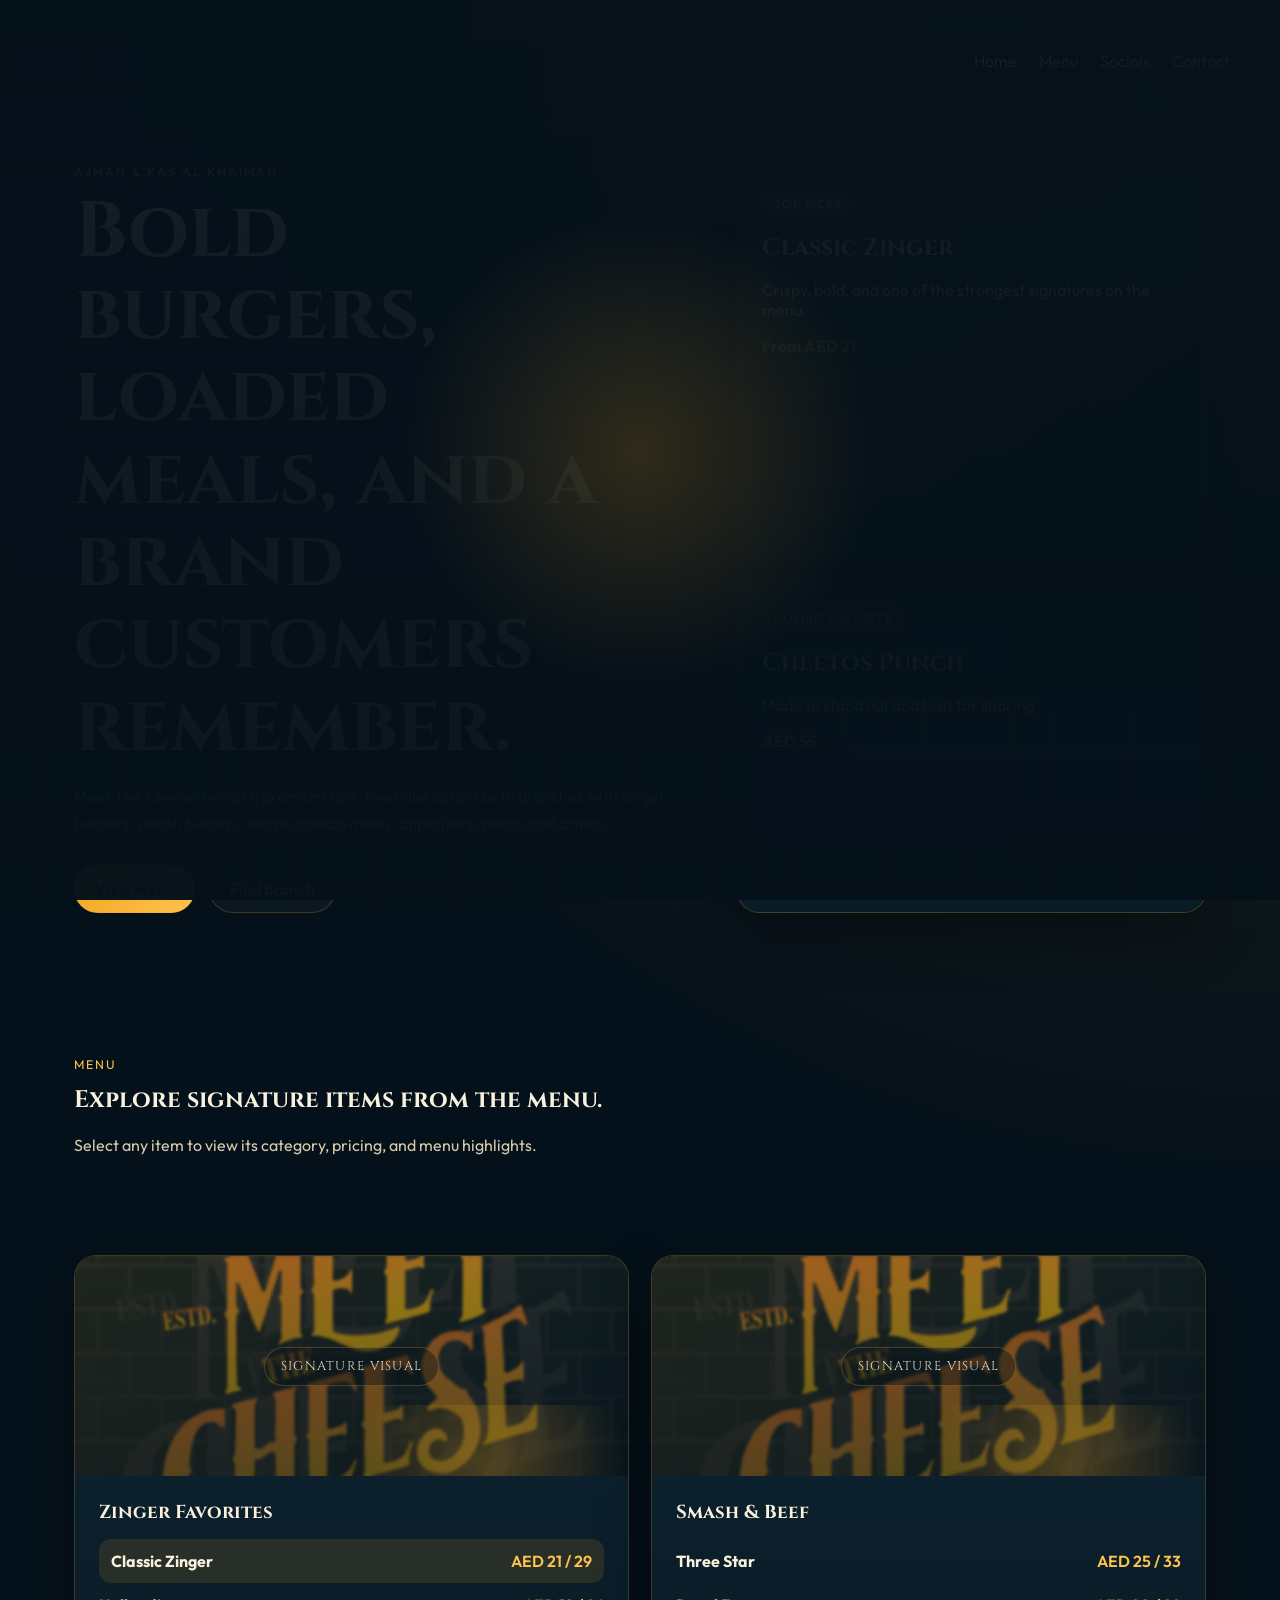
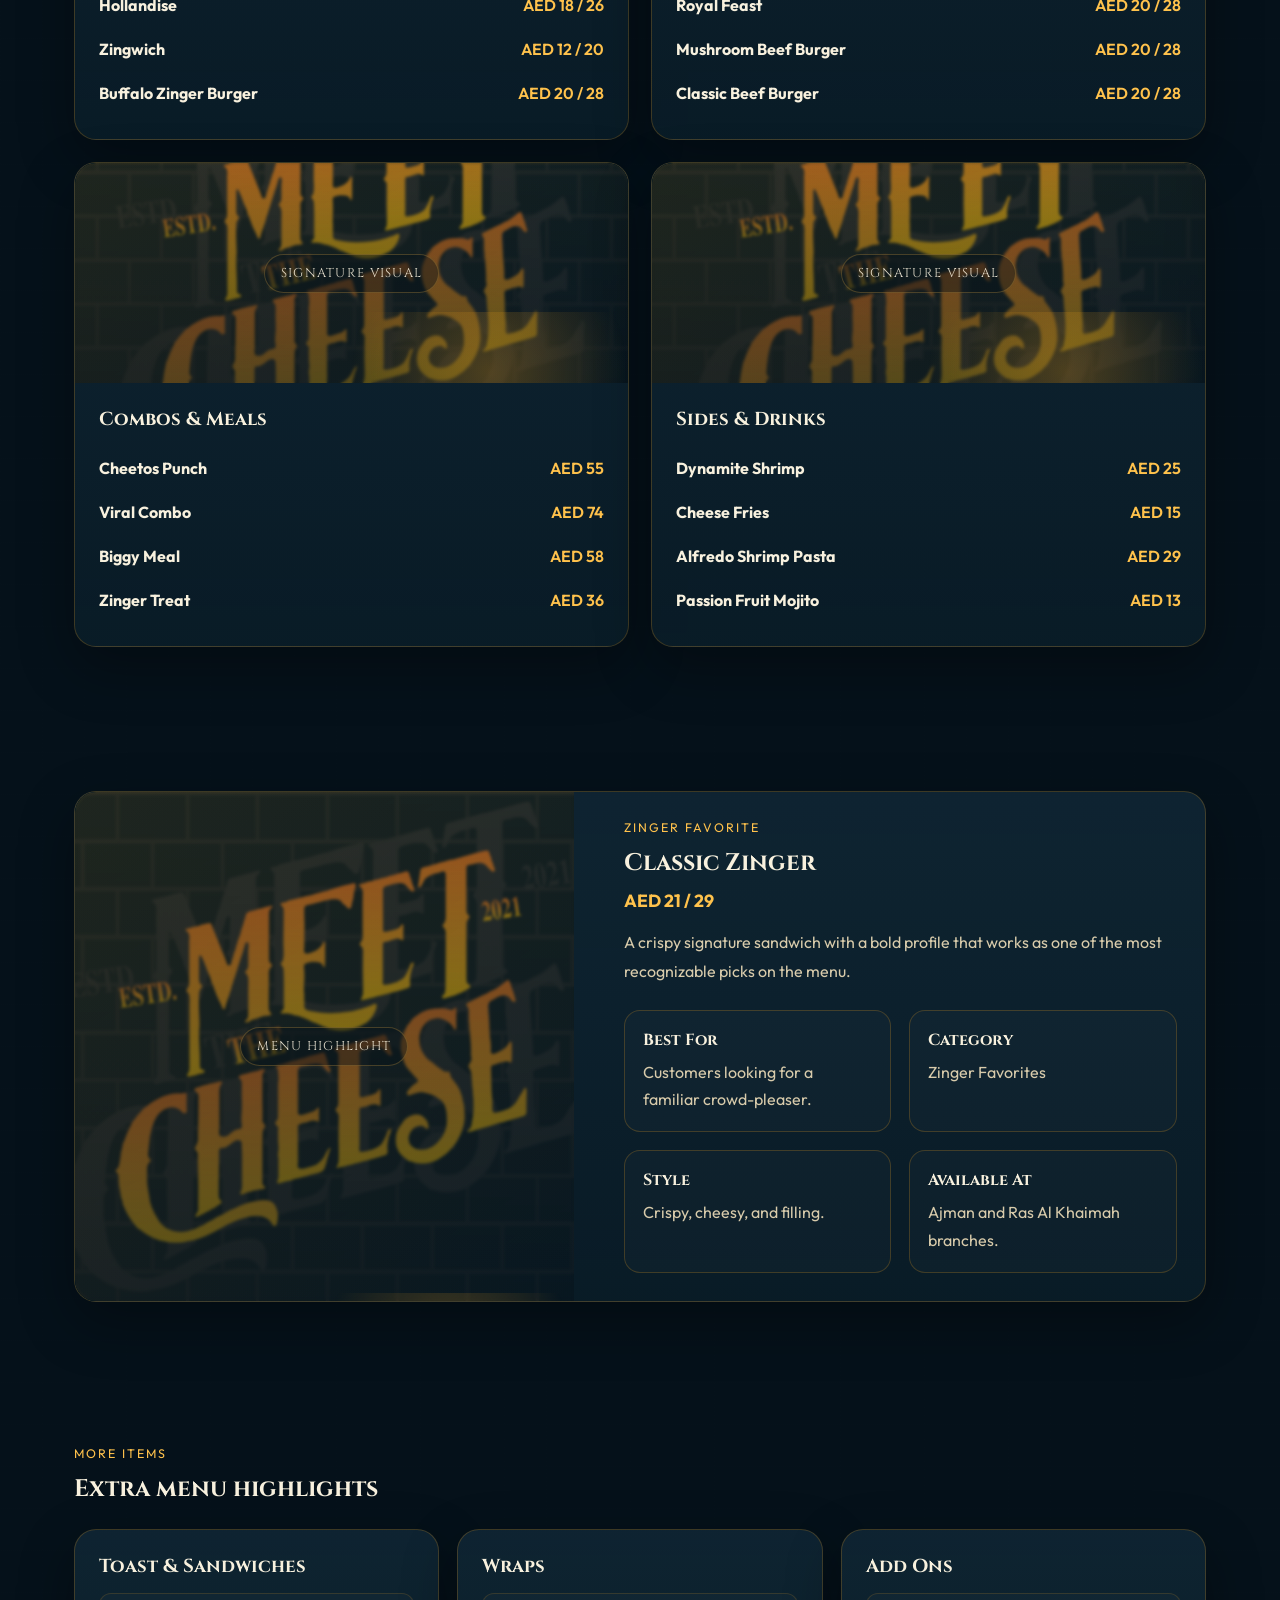
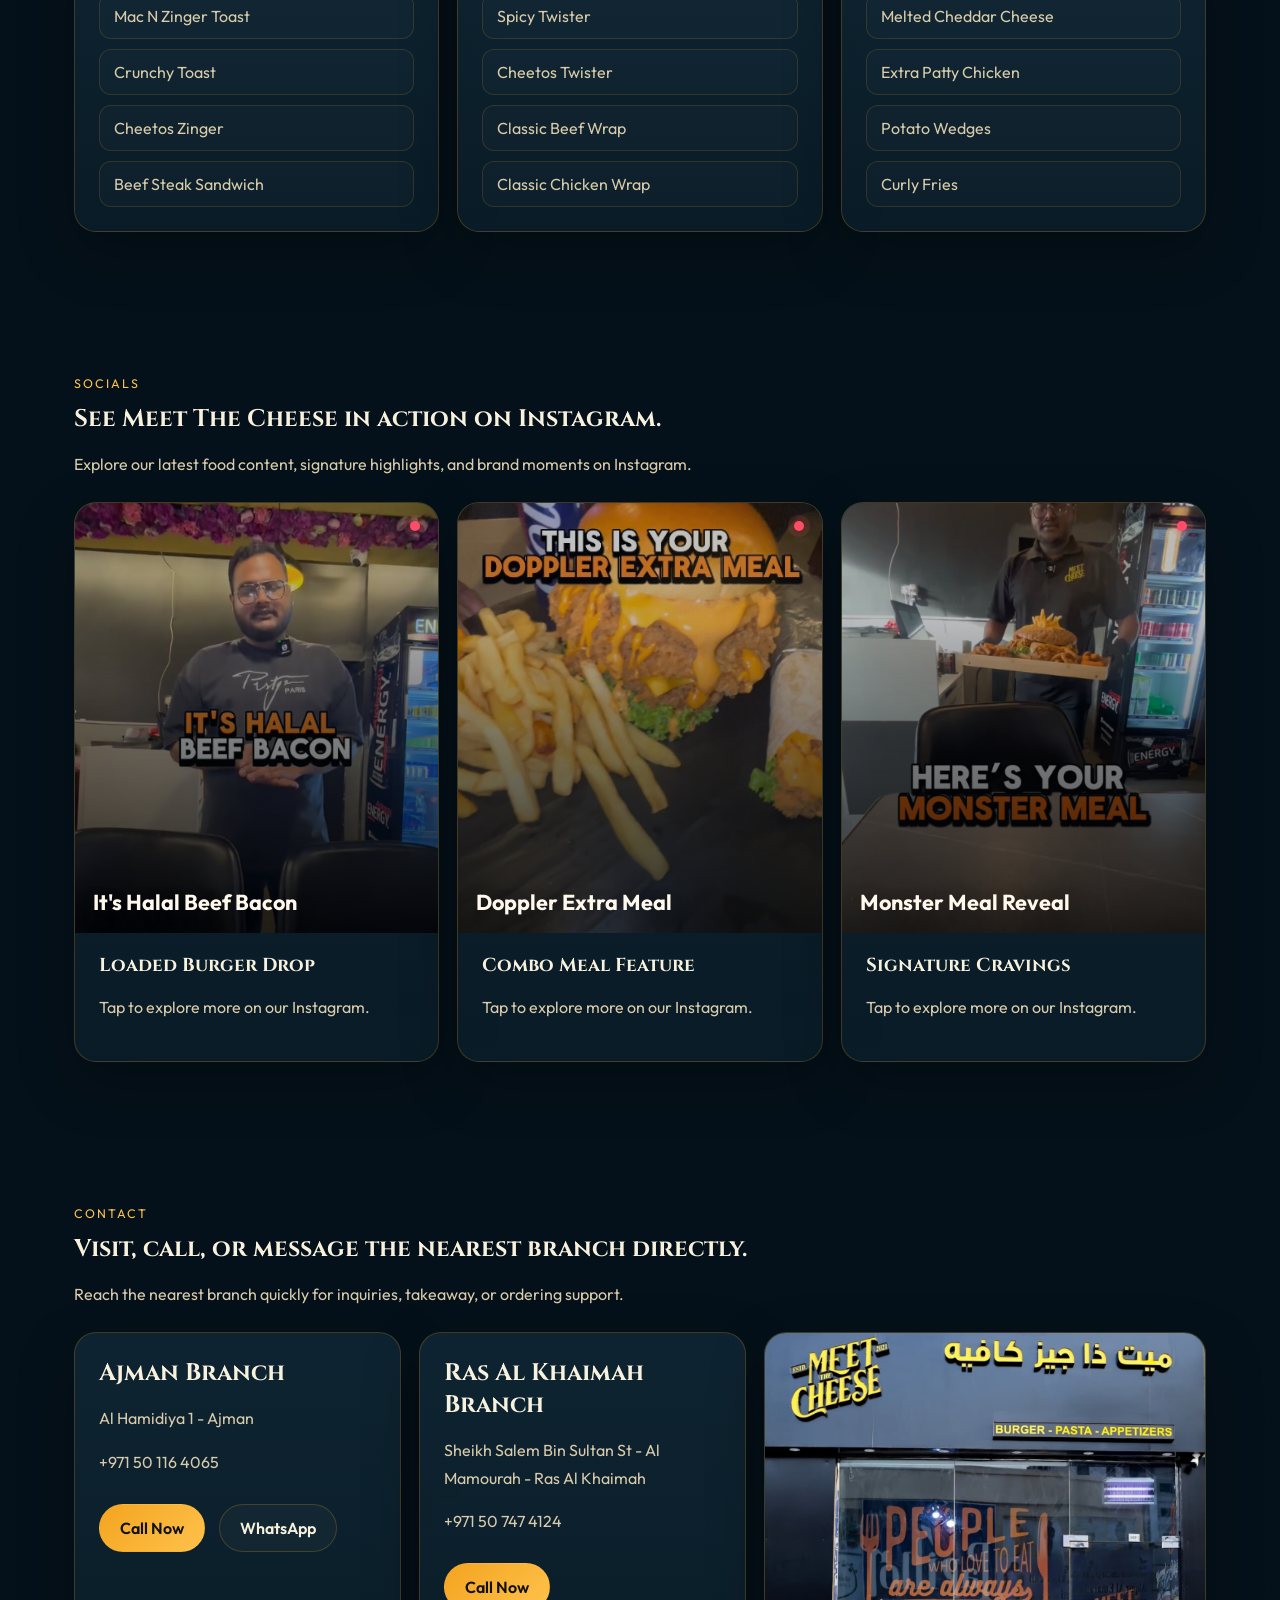
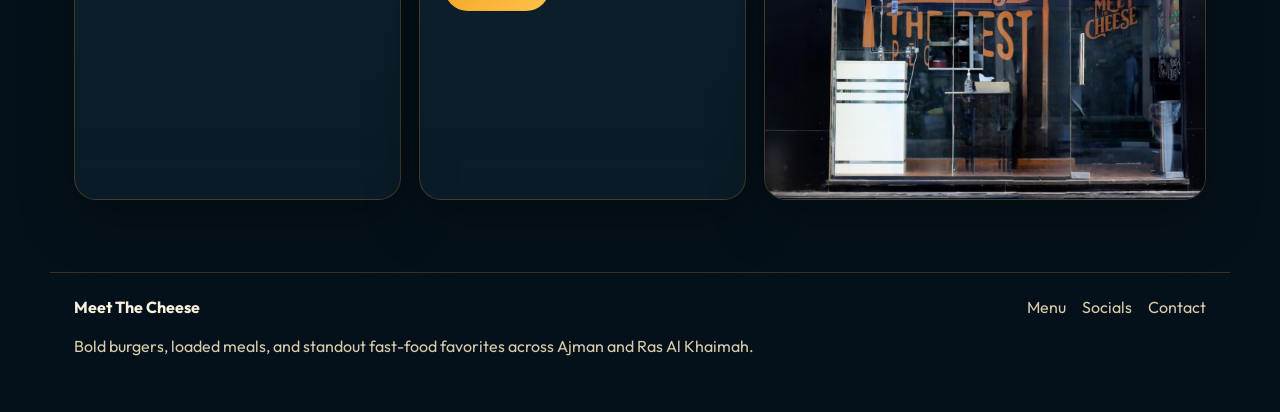
<file: index.html>
<!DOCTYPE html>
<html lang="en">
<head>
    <meta charset="UTF-8">
    <meta name="viewport" content="width=device-width, initial-scale=1.0">
    <title>Meet The Cheese</title>
    <meta name="description" content="Meet The Cheese serves burgers, wraps, combo meals, fries, pasta, and drinks with bold flavor across Ajman and Ras Al Khaimah.">
    <link rel="preconnect" href="https://fonts.googleapis.com">
    <link rel="preconnect" href="https://fonts.gstatic.com" crossorigin>
    <link href="https://fonts.googleapis.com/css2?family=Cinzel:wght@500;600;700&family=Outfit:wght@300;400;500;600;700&display=swap" rel="stylesheet">
    <link rel="stylesheet" href="styles.css">
</head>
<body class="has-intro">
    <div class="intro-overlay" id="intro-overlay" aria-hidden="true">
        <div class="intro-logo-wrap">
            <img src="Images/Logo.png" alt="Meet The Cheese logo animation" class="intro-logo">
            <div class="intro-glow"></div>
        </div>
    </div>

    <header class="site-header" id="home">
        <nav class="navbar">
            <a class="brand" href="#home" aria-label="Meet The Cheese home">
                <span class="brand-logo-image-wrap">
                    <img src="Images/Logo.png" alt="Meet The Cheese" class="brand-logo-image" id="nav-logo">
                </span>
            </a>

            <button class="menu-toggle" type="button" aria-label="Toggle navigation" aria-expanded="false">
                <span></span>
                <span></span>
                <span></span>
            </button>

            <div class="nav-links">
                <a class="active" href="#home">Home</a>
                <a href="#menu">Menu</a>
                <a href="#socials">Socials</a>
                <a href="#contact">Contact</a>
            </div>
        </nav>
    </header>

    <main>
        <section class="hero-section page-shell">
            <div class="hero-copy-block">
                <p class="eyebrow">Ajman & Ras Al Khaimah</p>
                <h1>Bold burgers, loaded meals, and a brand customers remember.</h1>
                <p class="lead-text">
                    Meet The Cheese brings a premium fast-food vibe across both branches with zinger burgers, smash burgers, wraps,
                    combo meals, appetizers, pasta, and drinks.
                </p>
                <div class="hero-actions">
                    <a class="btn btn-primary" href="#menu">View Menu</a>
                    <a class="btn btn-secondary" href="#contact">Find Branch</a>
                </div>
            </div>
            <div class="hero-spotlight">
                <article class="spotlight-card featured">
                    <span class="chip">Top Picks</span>
                    <h2>Classic Zinger</h2>
                    <p>Crispy, bold, and one of the strongest signatures on the menu.</p>
                    <strong>From AED 21</strong>
                </article>
                <article class="spotlight-card">
                    <span class="chip">Combo Favorite</span>
                    <h2>Cheetos Punch</h2>
                    <p>Made to stand out and built for sharing.</p>
                    <strong>AED 55</strong>
                </article>
            </div>
        </section>

        <section class="content-section page-shell" id="menu">
            <div class="section-heading">
                <p class="eyebrow">Menu</p>
                <h2>Explore signature items from the menu.</h2>
                <p class="lead-text short">Select any item to view its category, pricing, and menu highlights.</p>
            </div>

            <div class="menu-grid-visual">
                <article class="menu-visual-card visual-zinger">
                    <div class="image-slot"><span>Signature visual</span></div>
                    <div class="menu-card-body">
                        <h3>Zinger Favorites</h3>
                        <button class="menu-row menu-trigger active" type="button" data-item="classic-zinger"><strong>Classic Zinger</strong><span>AED 21 / 29</span></button>
                        <button class="menu-row menu-trigger" type="button" data-item="hollandise"><strong>Hollandise</strong><span>AED 18 / 26</span></button>
                        <button class="menu-row menu-trigger" type="button" data-item="zingwich"><strong>Zingwich</strong><span>AED 12 / 20</span></button>
                        <button class="menu-row menu-trigger" type="button" data-item="buffalo-zinger-burger"><strong>Buffalo Zinger Burger</strong><span>AED 20 / 28</span></button>
                    </div>
                </article>

                <article class="menu-visual-card visual-beef">
                    <div class="image-slot"><span>Signature visual</span></div>
                    <div class="menu-card-body">
                        <h3>Smash & Beef</h3>
                        <button class="menu-row menu-trigger" type="button" data-item="three-star"><strong>Three Star</strong><span>AED 25 / 33</span></button>
                        <button class="menu-row menu-trigger" type="button" data-item="royal-feast"><strong>Royal Feast</strong><span>AED 20 / 28</span></button>
                        <button class="menu-row menu-trigger" type="button" data-item="mushroom-beef-burger"><strong>Mushroom Beef Burger</strong><span>AED 20 / 28</span></button>
                        <button class="menu-row menu-trigger" type="button" data-item="classic-beef-burger"><strong>Classic Beef Burger</strong><span>AED 20 / 28</span></button>
                    </div>
                </article>

                <article class="menu-visual-card visual-combo">
                    <div class="image-slot"><span>Signature visual</span></div>
                    <div class="menu-card-body">
                        <h3>Combos & Meals</h3>
                        <button class="menu-row menu-trigger" type="button" data-item="cheetos-punch"><strong>Cheetos Punch</strong><span>AED 55</span></button>
                        <button class="menu-row menu-trigger" type="button" data-item="viral-combo"><strong>Viral Combo</strong><span>AED 74</span></button>
                        <button class="menu-row menu-trigger" type="button" data-item="biggy-meal"><strong>Biggy Meal</strong><span>AED 58</span></button>
                        <button class="menu-row menu-trigger" type="button" data-item="zinger-treat"><strong>Zinger Treat</strong><span>AED 36</span></button>
                    </div>
                </article>

                <article class="menu-visual-card visual-sides">
                    <div class="image-slot"><span>Signature visual</span></div>
                    <div class="menu-card-body">
                        <h3>Sides & Drinks</h3>
                        <button class="menu-row menu-trigger" type="button" data-item="dynamite-shrimp"><strong>Dynamite Shrimp</strong><span>AED 25</span></button>
                        <button class="menu-row menu-trigger" type="button" data-item="cheese-fries"><strong>Cheese Fries</strong><span>AED 15</span></button>
                        <button class="menu-row menu-trigger" type="button" data-item="alfredo-shrimp-pasta"><strong>Alfredo Shrimp Pasta</strong><span>AED 29</span></button>
                        <button class="menu-row menu-trigger" type="button" data-item="passion-fruit-mojito"><strong>Passion Fruit Mojito</strong><span>AED 13</span></button>
                    </div>
                </article>
            </div>
        </section>

        <section class="item-detail-section" id="item-detail-section">
            <div class="item-detail-panel">
                <div class="item-detail-visual">
                    <div class="image-slot image-slot-large"><span>Menu highlight</span></div>
                </div>
                <div class="item-detail-copy">
                    <p class="eyebrow" id="detail-category">Zinger Favorite</p>
                    <h2 id="detail-name">Classic Zinger</h2>
                    <p class="detail-price" id="detail-price">AED 21 / 29</p>
                    <p class="detail-description" id="detail-description">A crispy signature sandwich with a bold profile that works as one of the most recognizable picks on the menu.</p>
                    <div class="detail-meta-grid">
                        <article>
                            <h3>Best For</h3>
                            <p id="detail-best-for">Customers looking for a familiar crowd-pleaser.</p>
                        </article>
                        <article>
                            <h3>Category</h3>
                            <p id="detail-group">Zinger Favorites</p>
                        </article>
                        <article>
                            <h3>Style</h3>
                            <p id="detail-style">Crispy, cheesy, and filling.</p>
                        </article>
                        <article>
                            <h3>Available At</h3>
                            <p>Ajman and Ras Al Khaimah branches.</p>
                        </article>
                    </div>
                </div>
            </div>
        </section>

        <section class="content-section page-shell">
            <div class="section-heading">
                <p class="eyebrow">More Items</p>
                <h2>Extra menu highlights</h2>
            </div>
            <div class="feature-grid more-items-grid">
                <article class="info-card interactive-card">
                    <h3>Toast & Sandwiches</h3>
                    <div class="more-item-list">
                        <button class="menu-link-trigger" type="button" data-item="mac-n-zinger-toast">Mac N Zinger Toast</button>
                        <button class="menu-link-trigger" type="button" data-item="crunchy-toast">Crunchy Toast</button>
                        <button class="menu-link-trigger" type="button" data-item="cheetos-zinger">Cheetos Zinger</button>
                        <button class="menu-link-trigger" type="button" data-item="beef-steak-sandwich">Beef Steak Sandwich</button>
                    </div>
                </article>
                <article class="info-card interactive-card">
                    <h3>Wraps</h3>
                    <div class="more-item-list">
                        <button class="menu-link-trigger" type="button" data-item="spicy-twister">Spicy Twister</button>
                        <button class="menu-link-trigger" type="button" data-item="cheetos-twister">Cheetos Twister</button>
                        <button class="menu-link-trigger" type="button" data-item="classic-beef-wrap">Classic Beef Wrap</button>
                        <button class="menu-link-trigger" type="button" data-item="classic-chicken-wrap">Classic Chicken Wrap</button>
                    </div>
                </article>
                <article class="info-card interactive-card">
                    <h3>Add Ons</h3>
                    <div class="more-item-list">
                        <button class="menu-link-trigger" type="button" data-item="melted-cheddar-cheese">Melted Cheddar Cheese</button>
                        <button class="menu-link-trigger" type="button" data-item="extra-patty-chicken">Extra Patty Chicken</button>
                        <button class="menu-link-trigger" type="button" data-item="potato-wedges">Potato Wedges</button>
                        <button class="menu-link-trigger" type="button" data-item="curly-fries">Curly Fries</button>
                    </div>
                </article>
            </div>
        </section>

        <section class="content-section page-shell" id="socials">
            <div class="section-heading">
                <p class="eyebrow">Socials</p>
                <h2>See Meet The Cheese in action on Instagram.</h2>
                <p class="lead-text short">Explore our latest food content, signature highlights, and brand moments on Instagram.</p>
            </div>
            <div class="feature-grid reel-grid">
                <a class="info-card reel-card" href="https://www.instagram.com/meetthecheese/" target="_blank" rel="noopener" aria-label="Open Meet The Cheese Instagram highlight 1">
                    <div class="reel-thumb reel-one">
                        <div class="reel-overlay-meta">
                            <strong>It&apos;s Halal Beef Bacon</strong>
                        </div>
                    </div>
                    <h3>Loaded Burger Drop</h3>
                    <p>Tap to explore more on our Instagram.</p>
                </a>
                <a class="info-card reel-card" href="https://www.instagram.com/meetthecheese/" target="_blank" rel="noopener" aria-label="Open Meet The Cheese Instagram highlight 2">
                    <div class="reel-thumb reel-two">
                        <div class="reel-overlay-meta">
                            <strong>Doppler Extra Meal</strong>
                        </div>
                    </div>
                    <h3>Combo Meal Feature</h3>
                    <p>Tap to explore more on our Instagram.</p>
                </a>
                <a class="info-card reel-card" href="https://www.instagram.com/meetthecheese/" target="_blank" rel="noopener" aria-label="Open Meet The Cheese Instagram highlight 3">
                    <div class="reel-thumb reel-three">
                        <div class="reel-overlay-meta">
                            <strong>Monster Meal Reveal</strong>
                        </div>
                    </div>
                    <h3>Signature Cravings</h3>
                    <p>Tap to explore more on our Instagram.</p>
                </a>
            </div>
        </section>

        <section class="content-section page-shell" id="contact">
            <div class="section-heading">
                <p class="eyebrow">Contact</p>
                <h2>Visit, call, or message the nearest branch directly.</h2>
                <p class="lead-text short">Reach the nearest branch quickly for inquiries, takeaway, or ordering support.</p>
            </div>
            <div class="feature-grid contact-grid-cards">
                <article class="info-card large-card">
                    <h2>Ajman Branch</h2>
                    <p>Al Hamidiya 1 - Ajman</p>
                    <p><a href="tel:+971501164065">+971 50 116 4065</a></p>
                    <div class="hero-actions">
                        <a class="btn btn-primary" href="tel:+971501164065">Call Now</a>
                        <a class="btn btn-secondary" href="https://wa.me/971501164065" target="_blank" rel="noopener">WhatsApp</a>
                    </div>
                </article>
                <article class="info-card large-card">
                    <h2>Ras Al Khaimah Branch</h2>
                    <p>Sheikh Salem Bin Sultan St - Al Mamourah - Ras Al Khaimah</p>
                    <p><a href="tel:+971507474124">+971 50 747 4124</a></p>
                    <div class="hero-actions">
                        <a class="btn btn-primary" href="tel:+971507474124">Call Now</a>
                    </div>
                </article>
                <article class="info-card large-card location-card">
                    <img src="Images/LOCATION.png" alt="Meet The Cheese branch location details" class="location-image">
                </article>
            </div>
        </section>
    </main>

    <footer class="site-footer page-shell">
        <div>
            <strong>Meet The Cheese</strong>
            <p>Bold burgers, loaded meals, and standout fast-food favorites across Ajman and Ras Al Khaimah.</p>
        </div>
        <div class="footer-links">
            <a href="#menu">Menu</a>
            <a href="#socials">Socials</a>
            <a href="#contact">Contact</a>
        </div>
    </footer>

    <script src="script.js"></script>
</body>
</html>
</file>
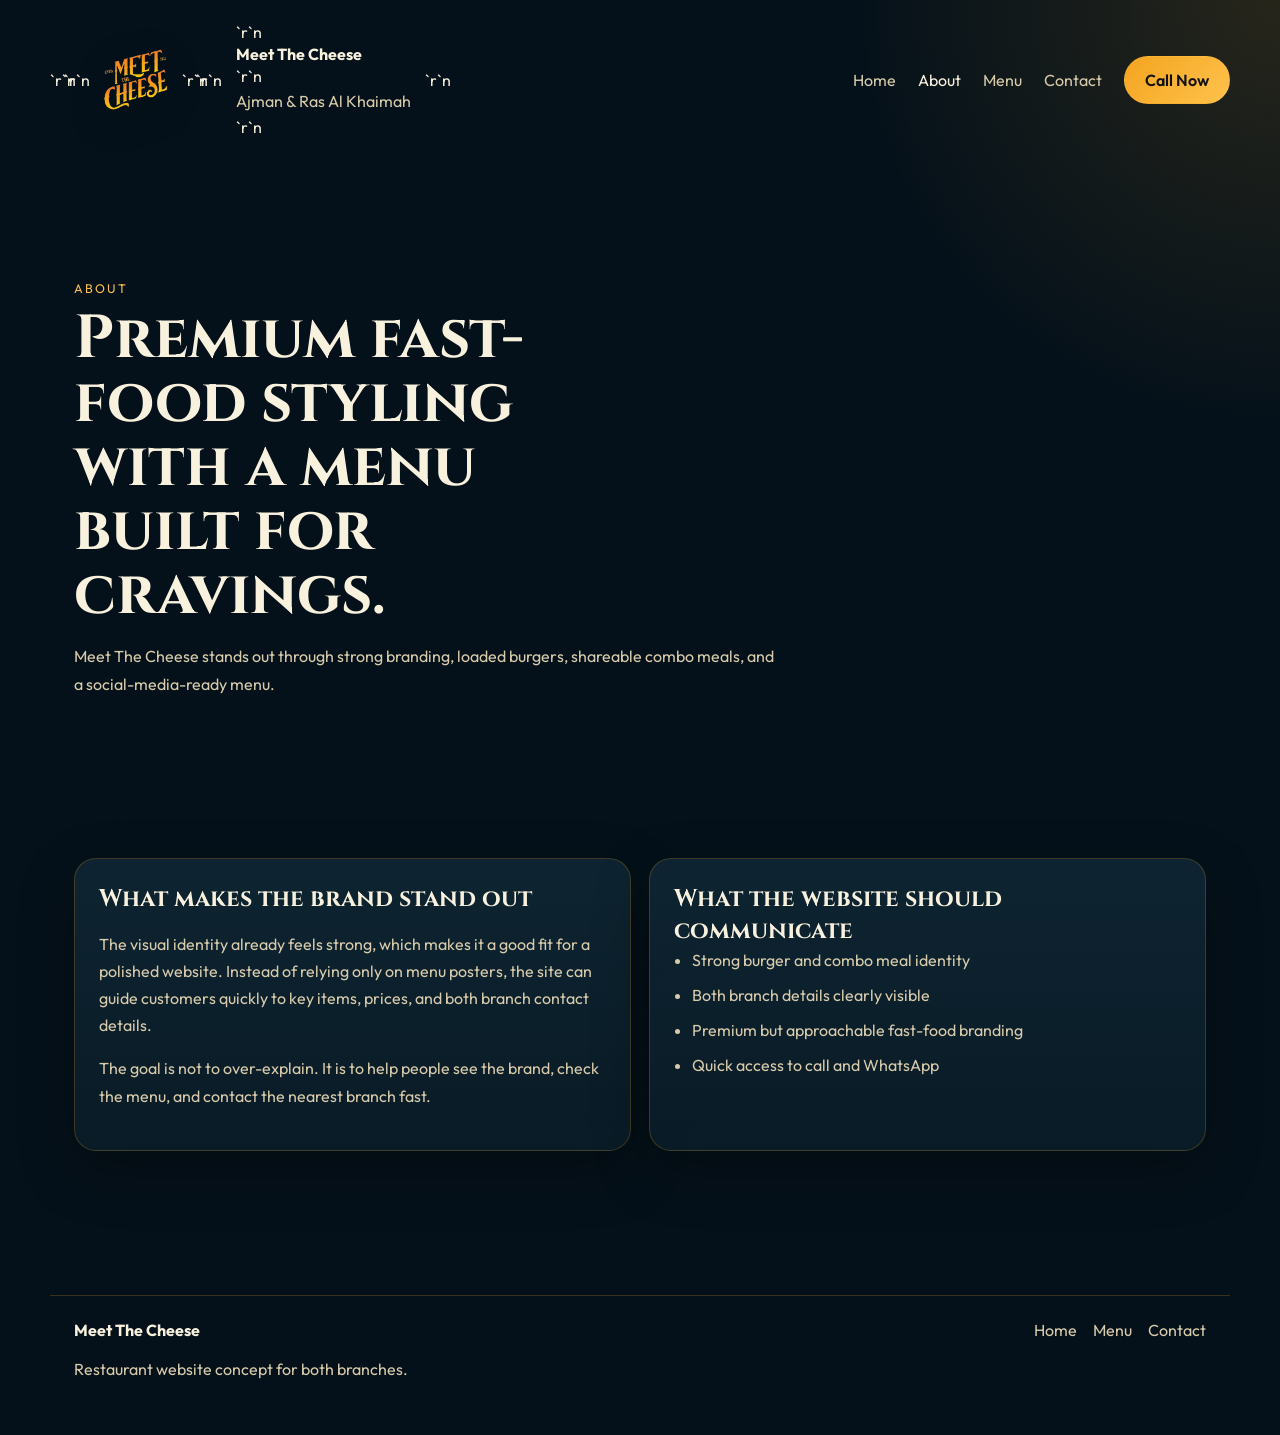
<file: about.html>
<!DOCTYPE html>
<html lang="en">
<head>
    <meta charset="UTF-8">
    <meta name="viewport" content="width=device-width, initial-scale=1.0">
    <title>Meet The Cheese | About</title>
    <meta name="description" content="About Meet The Cheese and its premium fast-food concept across both branches.">
    <link rel="preconnect" href="https://fonts.googleapis.com">
    <link rel="preconnect" href="https://fonts.gstatic.com" crossorigin>
    <link href="https://fonts.googleapis.com/css2?family=Cinzel:wght@500;600;700&family=Outfit:wght@300;400;500;600;700&display=swap" rel="stylesheet">
    <link rel="stylesheet" href="styles.css">
</head>
<body>
    <header class="site-header">
        <nav class="navbar">
            <a class="brand" href="index.html" aria-label="Meet The Cheese home">`r`n                <span class="brand-logo-image-wrap">`r`n                    <img src="Images/Logo.png" alt="Meet The Cheese" class="brand-logo-image">`r`n                </span>`r`n                <span class="brand-copy">`r`n                    <strong>Meet The Cheese</strong>`r`n                    <span>Ajman & Ras Al Khaimah</span>`r`n                </span>`r`n            </a>
            <button class="menu-toggle" type="button" aria-label="Toggle navigation" aria-expanded="false">
                <span></span>
                <span></span>
                <span></span>
            </button>
            <div class="nav-links">
                <a href="index.html">Home</a>
                <a class="active" href="about.html">About</a>
                <a href="menu.html">Menu</a>
                <a href="contact.html">Contact</a>
                <a class="btn btn-small" href="tel:+971501164065">Call Now</a>
            </div>
        </nav>
    </header>

    <main class="page-shell page-main">
        <section class="page-hero compact">
            <p class="eyebrow">About</p>
            <h1>Premium fast-food styling with a menu built for cravings.</h1>
            <p class="lead-text short">Meet The Cheese stands out through strong branding, loaded burgers, shareable combo meals, and a social-media-ready menu.</p>
        </section>

        <section class="two-column-grid">
            <article class="info-card large-card">
                <h2>What makes the brand stand out</h2>
                <p>The visual identity already feels strong, which makes it a good fit for a polished website. Instead of relying only on menu posters, the site can guide customers quickly to key items, prices, and both branch contact details.</p>
                <p>The goal is not to over-explain. It is to help people see the brand, check the menu, and contact the nearest branch fast.</p>
            </article>
            <article class="info-card large-card">
                <h2>What the website should communicate</h2>
                <ul class="clean-list">
                    <li>Strong burger and combo meal identity</li>
                    <li>Both branch details clearly visible</li>
                    <li>Premium but approachable fast-food branding</li>
                    <li>Quick access to call and WhatsApp</li>
                </ul>
            </article>
        </section>
    </main>

    <footer class="site-footer page-shell">
        <div>
            <strong>Meet The Cheese</strong>
            <p>Restaurant website concept for both branches.</p>
        </div>
        <div class="footer-links">
            <a href="index.html">Home</a>
            <a href="menu.html">Menu</a>
            <a href="contact.html">Contact</a>
        </div>
    </footer>

    <script src="script.js"></script>
</body>
</html>
</file>
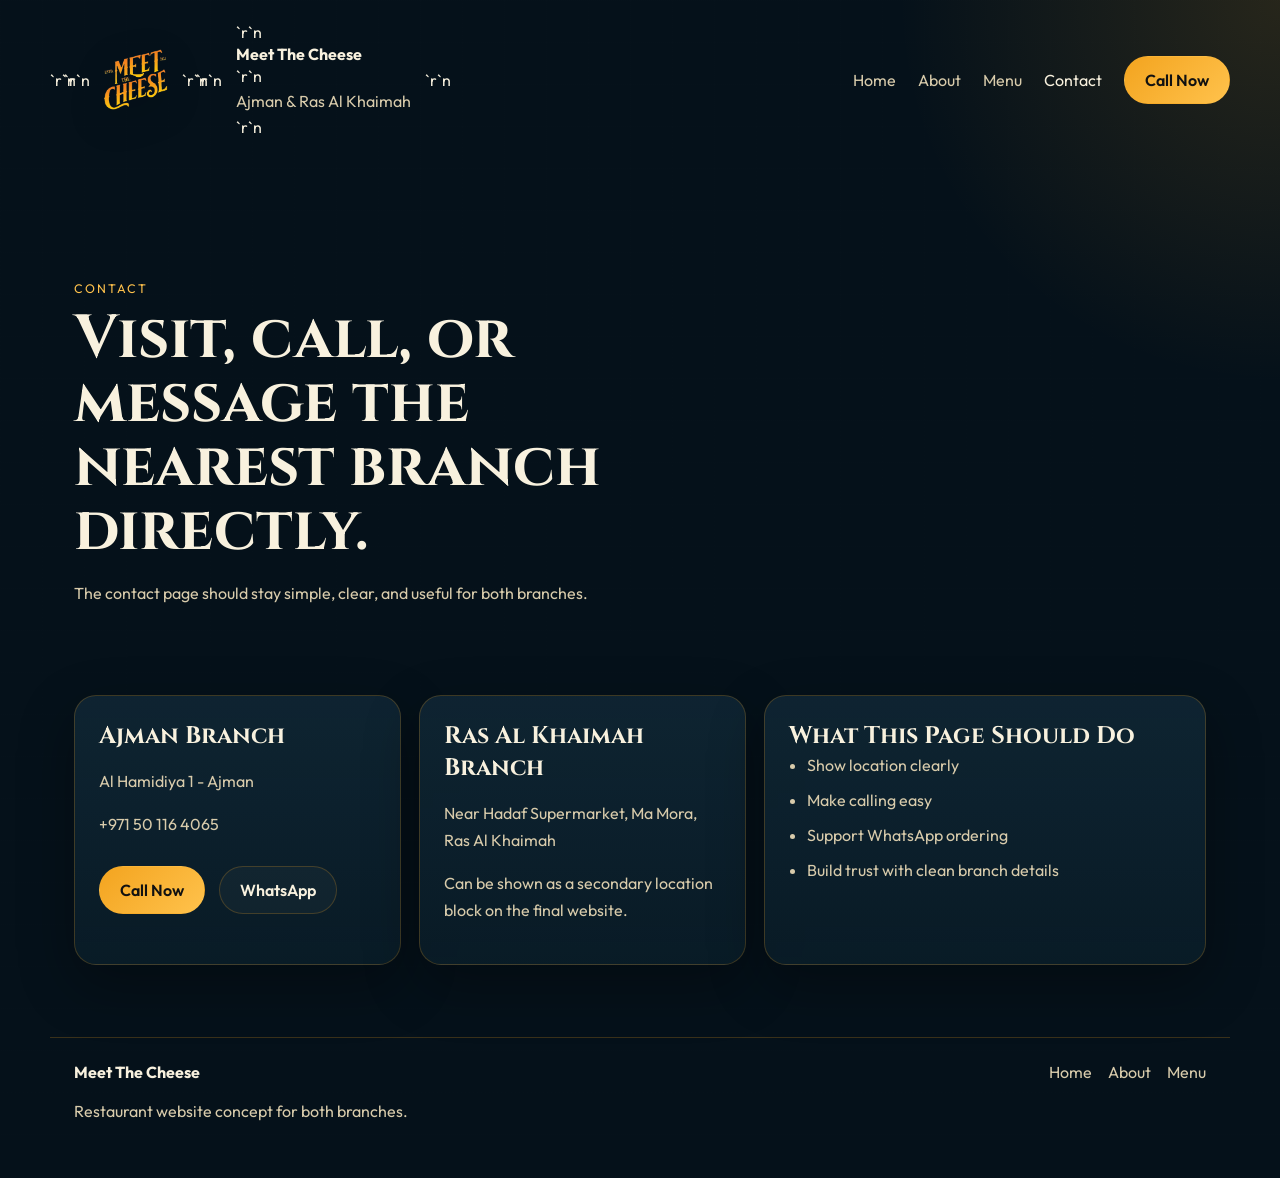
<file: contact.html>
<!DOCTYPE html>
<html lang="en">
<head>
    <meta charset="UTF-8">
    <meta name="viewport" content="width=device-width, initial-scale=1.0">
    <title>Meet The Cheese | Contact</title>
    <meta name="description" content="Contact details and branch information for Meet The Cheese.">
    <link rel="preconnect" href="https://fonts.googleapis.com">
    <link rel="preconnect" href="https://fonts.gstatic.com" crossorigin>
    <link href="https://fonts.googleapis.com/css2?family=Cinzel:wght@500;600;700&family=Outfit:wght@300;400;500;600;700&display=swap" rel="stylesheet">
    <link rel="stylesheet" href="styles.css">
</head>
<body>
    <header class="site-header">
        <nav class="navbar">
            <a class="brand" href="index.html" aria-label="Meet The Cheese home">`r`n                <span class="brand-logo-image-wrap">`r`n                    <img src="Images/Logo.png" alt="Meet The Cheese" class="brand-logo-image">`r`n                </span>`r`n                <span class="brand-copy">`r`n                    <strong>Meet The Cheese</strong>`r`n                    <span>Ajman & Ras Al Khaimah</span>`r`n                </span>`r`n            </a>
            <button class="menu-toggle" type="button" aria-label="Toggle navigation" aria-expanded="false">
                <span></span>
                <span></span>
                <span></span>
            </button>
            <div class="nav-links">
                <a href="index.html">Home</a>
                <a href="about.html">About</a>
                <a href="menu.html">Menu</a>
                <a class="active" href="contact.html">Contact</a>
                <a class="btn btn-small" href="tel:+971501164065">Call Now</a>
            </div>
        </nav>
    </header>

    <main class="page-shell page-main">
        <section class="page-hero compact">
            <p class="eyebrow">Contact</p>
            <h1>Visit, call, or message the nearest branch directly.</h1>
            <p class="lead-text short">The contact page should stay simple, clear, and useful for both branches.</p>
        </section>

        <section class="feature-grid contact-grid-cards">
            <article class="info-card large-card">
                <h2>Ajman Branch</h2>
                <p>Al Hamidiya 1 - Ajman</p>
                <p><a href="tel:+971501164065">+971 50 116 4065</a></p>
                <div class="hero-actions">
                    <a class="btn btn-primary" href="tel:+971501164065">Call Now</a>
                    <a class="btn btn-secondary" href="https://wa.me/971501164065" target="_blank" rel="noopener">WhatsApp</a>
                </div>
            </article>
            <article class="info-card large-card">
                <h2>Ras Al Khaimah Branch</h2>
                <p>Near Hadaf Supermarket, Ma Mora, Ras Al Khaimah</p>
                <p>Can be shown as a secondary location block on the final website.</p>
            </article>
            <article class="info-card large-card">
                <h2>What This Page Should Do</h2>
                <ul class="clean-list">
                    <li>Show location clearly</li>
                    <li>Make calling easy</li>
                    <li>Support WhatsApp ordering</li>
                    <li>Build trust with clean branch details</li>
                </ul>
            </article>
        </section>
    </main>

    <footer class="site-footer page-shell">
        <div>
            <strong>Meet The Cheese</strong>
            <p>Restaurant website concept for both branches.</p>
        </div>
        <div class="footer-links">
            <a href="index.html">Home</a>
            <a href="about.html">About</a>
            <a href="menu.html">Menu</a>
        </div>
    </footer>

    <script src="script.js"></script>
</body>
</html>
</file>
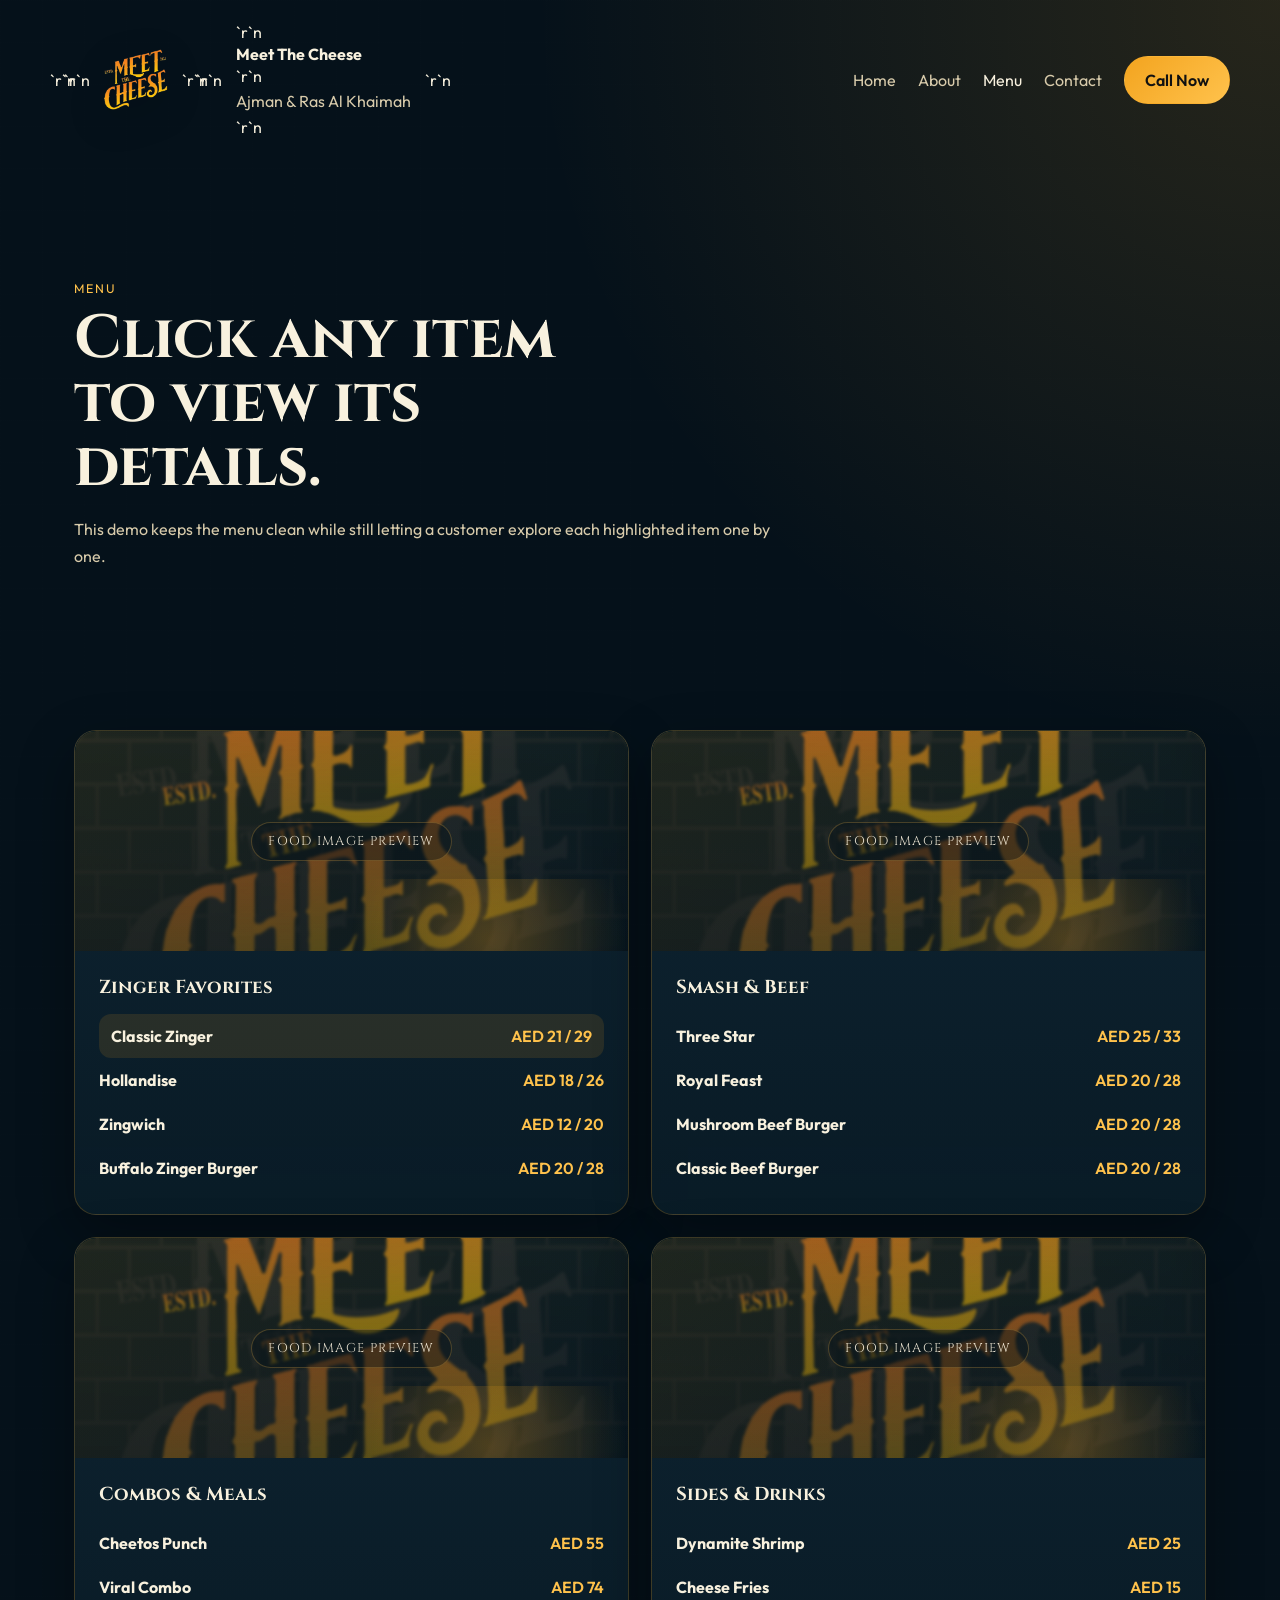
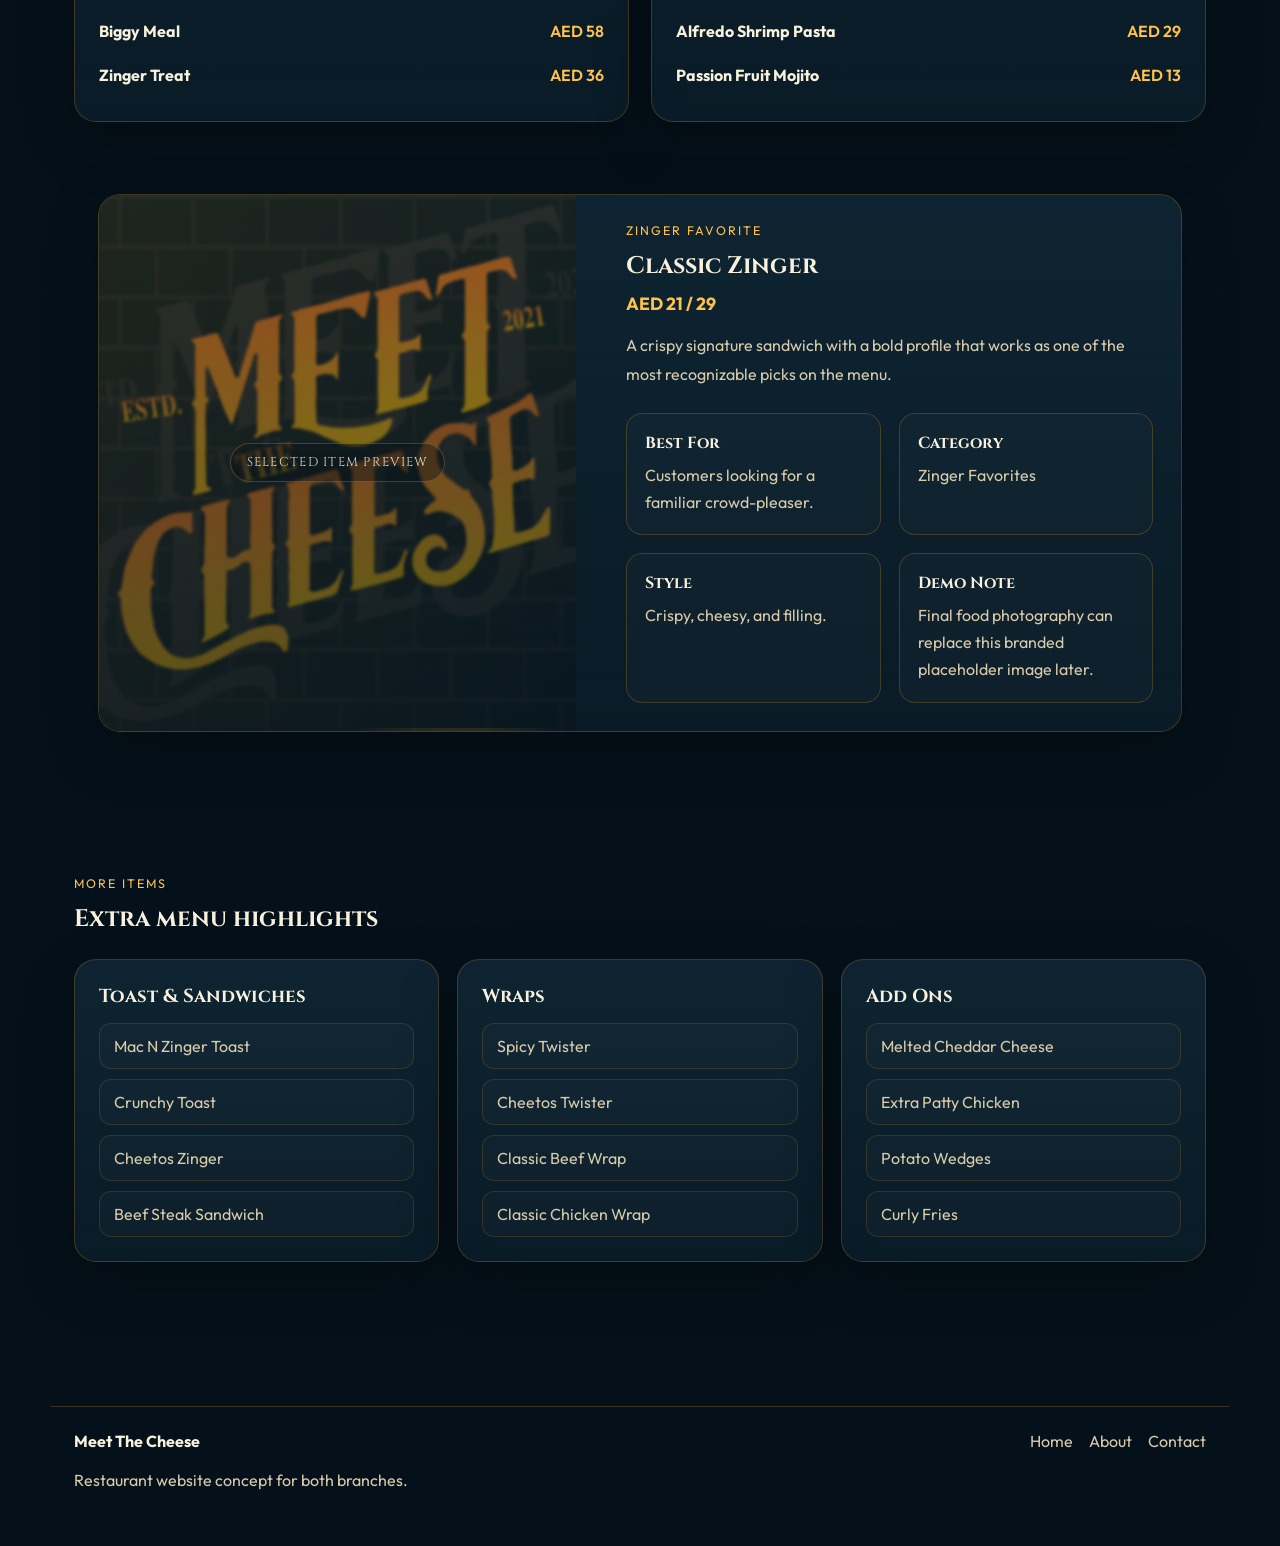
<file: menu.html>
<!DOCTYPE html>
<html lang="en">
<head>
    <meta charset="UTF-8">
    <meta name="viewport" content="width=device-width, initial-scale=1.0">
    <title>Meet The Cheese | Menu</title>
    <meta name="description" content="Selected menu items from Meet The Cheese including burgers, combos, sides, pasta, and drinks across both branches.">
    <link rel="preconnect" href="https://fonts.googleapis.com">
    <link rel="preconnect" href="https://fonts.gstatic.com" crossorigin>
    <link href="https://fonts.googleapis.com/css2?family=Cinzel:wght@500;600;700&family=Outfit:wght@300;400;500;600;700&display=swap" rel="stylesheet">
    <link rel="stylesheet" href="styles.css">
</head>
<body>
    <header class="site-header">
        <nav class="navbar">
            <a class="brand" href="index.html" aria-label="Meet The Cheese home">`r`n                <span class="brand-logo-image-wrap">`r`n                    <img src="Images/Logo.png" alt="Meet The Cheese" class="brand-logo-image">`r`n                </span>`r`n                <span class="brand-copy">`r`n                    <strong>Meet The Cheese</strong>`r`n                    <span>Ajman & Ras Al Khaimah</span>`r`n                </span>`r`n            </a>
            <button class="menu-toggle" type="button" aria-label="Toggle navigation" aria-expanded="false">
                <span></span>
                <span></span>
                <span></span>
            </button>
            <div class="nav-links">
                <a href="index.html">Home</a>
                <a href="about.html">About</a>
                <a class="active" href="menu.html">Menu</a>
                <a href="contact.html">Contact</a>
                <a class="btn btn-small" href="tel:+971501164065">Call Now</a>
            </div>
        </nav>
    </header>

    <main class="page-shell page-main">
        <section class="page-hero compact">
            <p class="eyebrow">Menu</p>
            <h1>Click any item to view its details.</h1>
            <p class="lead-text short">This demo keeps the menu clean while still letting a customer explore each highlighted item one by one.</p>
        </section>

        <section class="menu-grid-visual">
            <article class="menu-visual-card visual-zinger">
                <div class="image-slot"><span>Food image preview</span></div>
                <div class="menu-card-body">
                    <h3>Zinger Favorites</h3>
                    <button class="menu-row menu-trigger active" type="button" data-item="classic-zinger"><strong>Classic Zinger</strong><span>AED 21 / 29</span></button>
                    <button class="menu-row menu-trigger" type="button" data-item="hollandise"><strong>Hollandise</strong><span>AED 18 / 26</span></button>
                    <button class="menu-row menu-trigger" type="button" data-item="zingwich"><strong>Zingwich</strong><span>AED 12 / 20</span></button>
                    <button class="menu-row menu-trigger" type="button" data-item="buffalo-zinger-burger"><strong>Buffalo Zinger Burger</strong><span>AED 20 / 28</span></button>
                </div>
            </article>

            <article class="menu-visual-card visual-beef">
                <div class="image-slot"><span>Food image preview</span></div>
                <div class="menu-card-body">
                    <h3>Smash & Beef</h3>
                    <button class="menu-row menu-trigger" type="button" data-item="three-star"><strong>Three Star</strong><span>AED 25 / 33</span></button>
                    <button class="menu-row menu-trigger" type="button" data-item="royal-feast"><strong>Royal Feast</strong><span>AED 20 / 28</span></button>
                    <button class="menu-row menu-trigger" type="button" data-item="mushroom-beef-burger"><strong>Mushroom Beef Burger</strong><span>AED 20 / 28</span></button>
                    <button class="menu-row menu-trigger" type="button" data-item="classic-beef-burger"><strong>Classic Beef Burger</strong><span>AED 20 / 28</span></button>
                </div>
            </article>

            <article class="menu-visual-card visual-combo">
                <div class="image-slot"><span>Food image preview</span></div>
                <div class="menu-card-body">
                    <h3>Combos & Meals</h3>
                    <button class="menu-row menu-trigger" type="button" data-item="cheetos-punch"><strong>Cheetos Punch</strong><span>AED 55</span></button>
                    <button class="menu-row menu-trigger" type="button" data-item="viral-combo"><strong>Viral Combo</strong><span>AED 74</span></button>
                    <button class="menu-row menu-trigger" type="button" data-item="biggy-meal"><strong>Biggy Meal</strong><span>AED 58</span></button>
                    <button class="menu-row menu-trigger" type="button" data-item="zinger-treat"><strong>Zinger Treat</strong><span>AED 36</span></button>
                </div>
            </article>

            <article class="menu-visual-card visual-sides">
                <div class="image-slot"><span>Food image preview</span></div>
                <div class="menu-card-body">
                    <h3>Sides & Drinks</h3>
                    <button class="menu-row menu-trigger" type="button" data-item="dynamite-shrimp"><strong>Dynamite Shrimp</strong><span>AED 25</span></button>
                    <button class="menu-row menu-trigger" type="button" data-item="cheese-fries"><strong>Cheese Fries</strong><span>AED 15</span></button>
                    <button class="menu-row menu-trigger" type="button" data-item="alfredo-shrimp-pasta"><strong>Alfredo Shrimp Pasta</strong><span>AED 29</span></button>
                    <button class="menu-row menu-trigger" type="button" data-item="passion-fruit-mojito"><strong>Passion Fruit Mojito</strong><span>AED 13</span></button>
                </div>
            </article>
        </section>

        <section class="item-detail-section" id="item-detail-section">
            <div class="item-detail-panel">
                <div class="item-detail-visual">
                    <div class="image-slot image-slot-large"><span>Selected item preview</span></div>
                </div>
                <div class="item-detail-copy">
                    <p class="eyebrow" id="detail-category">Zinger Favorite</p>
                    <h2 id="detail-name">Classic Zinger</h2>
                    <p class="detail-price" id="detail-price">AED 21 / 29</p>
                    <p class="detail-description" id="detail-description">A crispy signature sandwich with a bold profile that works as one of the most recognizable picks on the menu.</p>
                    <div class="detail-meta-grid">
                        <article>
                            <h3>Best For</h3>
                            <p id="detail-best-for">Customers looking for a familiar crowd-pleaser.</p>
                        </article>
                        <article>
                            <h3>Category</h3>
                            <p id="detail-group">Zinger Favorites</p>
                        </article>
                        <article>
                            <h3>Style</h3>
                            <p id="detail-style">Crispy, cheesy, and filling.</p>
                        </article>
                        <article>
                            <h3>Demo Note</h3>
                            <p>Final food photography can replace this branded placeholder image later.</p>
                        </article>
                    </div>
                </div>
            </div>
        </section>

        <section class="content-section">
            <div class="section-heading">
                <p class="eyebrow">More Items</p>
                <h2>Extra menu highlights</h2>
            </div>
            <div class="feature-grid more-items-grid">
                <article class="info-card interactive-card">
                    <h3>Toast & Sandwiches</h3>
                    <div class="more-item-list">
                        <button class="menu-link-trigger" type="button" data-item="mac-n-zinger-toast">Mac N Zinger Toast</button>
                        <button class="menu-link-trigger" type="button" data-item="crunchy-toast">Crunchy Toast</button>
                        <button class="menu-link-trigger" type="button" data-item="cheetos-zinger">Cheetos Zinger</button>
                        <button class="menu-link-trigger" type="button" data-item="beef-steak-sandwich">Beef Steak Sandwich</button>
                    </div>
                </article>
                <article class="info-card interactive-card">
                    <h3>Wraps</h3>
                    <div class="more-item-list">
                        <button class="menu-link-trigger" type="button" data-item="spicy-twister">Spicy Twister</button>
                        <button class="menu-link-trigger" type="button" data-item="cheetos-twister">Cheetos Twister</button>
                        <button class="menu-link-trigger" type="button" data-item="classic-beef-wrap">Classic Beef Wrap</button>
                        <button class="menu-link-trigger" type="button" data-item="classic-chicken-wrap">Classic Chicken Wrap</button>
                    </div>
                </article>
                <article class="info-card interactive-card">
                    <h3>Add Ons</h3>
                    <div class="more-item-list">
                        <button class="menu-link-trigger" type="button" data-item="melted-cheddar-cheese">Melted Cheddar Cheese</button>
                        <button class="menu-link-trigger" type="button" data-item="extra-patty-chicken">Extra Patty Chicken</button>
                        <button class="menu-link-trigger" type="button" data-item="potato-wedges">Potato Wedges</button>
                        <button class="menu-link-trigger" type="button" data-item="curly-fries">Curly Fries</button>
                    </div>
                </article>
            </div>
        </section>
    </main>

    <footer class="site-footer page-shell">
        <div>
            <strong>Meet The Cheese</strong>
            <p>Restaurant website concept for both branches.</p>
        </div>
        <div class="footer-links">
            <a href="index.html">Home</a>
            <a href="about.html">About</a>
            <a href="contact.html">Contact</a>
        </div>
    </footer>

    <script src="script.js"></script>
</body>
</html>
</file>
<file: styles.css>
:root {
    --bg: #05111a;
    --bg-soft: #0c1d28;
    --panel: rgba(10, 29, 40, 0.88);
    --panel-strong: rgba(15, 37, 51, 0.95);
    --text: #f8f1de;
    --muted: #d8cbab;
    --gold: #f3a41f;
    --gold-strong: #ffc24c;
    --line: rgba(243, 164, 31, 0.22);
    --shadow: 0 20px 56px rgba(0, 0, 0, 0.32);
    --radius-lg: 22px;
    --radius-md: 16px;
    --max-width: 1180px;
}

* { box-sizing: border-box; }
html { scroll-behavior: smooth; }
body {
    margin: 0;
    font-family: 'Outfit', sans-serif;
    color: var(--text);
    background:
        radial-gradient(circle at top right, rgba(243, 164, 31, 0.14), transparent 22%),
        linear-gradient(rgba(5, 17, 26, 0.95), rgba(5, 17, 26, 0.98)),
        linear-gradient(90deg, rgba(255,255,255,0.04) 1px, transparent 1px),
        linear-gradient(rgba(255,255,255,0.04) 1px, transparent 1px);
    background-size: auto, auto, 42px 42px, 42px 42px;
    background-color: var(--bg);
}

a { color: inherit; text-decoration: none; }

.site-header,
.page-shell,
.site-footer {
    padding-left: 24px;
    padding-right: 24px;
}

.navbar,
.site-footer,
.hero-section,
.content-section,
.page-main,
.page-hero,
.two-column-grid,
.menu-grid-visual,
.feature-grid,
.category-grid,
.contact-grid-cards {
    max-width: var(--max-width);
    margin: 0 auto;
}

.navbar {
    display: flex;
    align-items: center;
    justify-content: space-between;
    gap: 20px;
    padding-top: 22px;
}

.brand {
    display: flex;
    align-items: center;
    gap: 14px;
}

.brand-badge-unused {
    width: 58px;
    height: 58px;
    border-radius: 16px;
    display: grid;
    place-items: center;
    background: linear-gradient(135deg, var(--gold), var(--gold-strong));
    color: #111;
    font-family: 'Cinzel', serif;
    font-weight: 700;
    letter-spacing: 0.06em;
    box-shadow: var(--shadow);
}

.brand-copy {
    display: flex;
    flex-direction: column;
    gap: 2px;
}

.brand-copy strong { font-size: 1rem; }
.brand-copy span,
.lead-text,
.info-card p,
.category-card p,
.menu-row,
.site-footer p,
.clean-list li {
    color: var(--muted);
    line-height: 1.7;
}

.nav-links {
    display: flex;
    align-items: center;
    gap: 22px;
}

.nav-links a:not(.btn) { color: var(--muted); }
.nav-links a.active,
.nav-links a:hover,
.nav-links a:focus-visible { color: var(--text); }

.menu-toggle {
    display: none;
    border: 0;
    background: transparent;
    padding: 0;
    cursor: pointer;
}

.menu-toggle span {
    display: block;
    width: 26px;
    height: 2px;
    margin: 5px 0;
    background: var(--text);
}

.btn {
    display: inline-flex;
    align-items: center;
    justify-content: center;
    min-height: 48px;
    padding: 0 20px;
    border-radius: 999px;
    border: 1px solid transparent;
    font-weight: 600;
    transition: transform 0.2s ease, background-color 0.2s ease, border-color 0.2s ease;
}

.btn:hover,
.btn:focus-visible { transform: translateY(-2px); }
.btn-primary,
.btn-small {
    background: linear-gradient(135deg, var(--gold), var(--gold-strong));
    color: #111;
}
.btn-secondary {
    background: rgba(255,255,255,0.03);
    border-color: var(--line);
}

.eyebrow {
    margin: 0 0 12px;
    color: var(--gold-strong);
    letter-spacing: 0.16em;
    text-transform: uppercase;
    font-size: 0.78rem;
}

h1, h2, h3 {
    margin: 0;
    font-family: 'Cinzel', serif;
}

.hero-section {
    display: grid;
    grid-template-columns: 1.15fr 0.85fr;
    gap: 28px;
    padding-top: 64px;
    padding-bottom: 72px;
}

.hero-copy-block h1,
.page-hero h1 {
    font-size: clamp(2.5rem, 7vw, 4.9rem);
    line-height: 1.05;
    max-width: 11ch;
}

.page-hero.compact h1 {
    font-size: clamp(2.2rem, 6vw, 3.8rem);
    max-width: 14ch;
}

.lead-text.short { max-width: 700px; }
.hero-actions {
    display: flex;
    gap: 14px;
    flex-wrap: wrap;
    margin-top: 28px;
}

.hero-spotlight {
    display: grid;
    gap: 18px;
}

.spotlight-card,
.info-card,
.category-card,
.menu-visual-card {
    border: 1px solid var(--line);
    background: linear-gradient(180deg, var(--panel-strong), var(--panel));
    border-radius: var(--radius-lg);
    box-shadow: var(--shadow);
}

.spotlight-card,
.info-card,
.category-card,
.menu-card-body {
    padding: 24px;
}

.spotlight-card.featured {
    min-height: 260px;
    background:
        linear-gradient(145deg, rgba(243, 164, 31, 0.16), rgba(10, 29, 40, 0.94)),
        linear-gradient(180deg, var(--panel-strong), var(--panel));
}

.spotlight-card strong,
.menu-row span { color: var(--gold-strong); }
.chip {
    display: inline-flex;
    padding: 7px 12px;
    margin-bottom: 14px;
    border-radius: 999px;
    background: rgba(243, 164, 31, 0.14);
    color: var(--gold-strong);
    font-size: 0.76rem;
    text-transform: uppercase;
    letter-spacing: 0.08em;
}

.content-section,
.page-main,
.page-hero,
.two-column-grid,
.menu-grid-visual {
    padding-top: 72px;
    padding-bottom: 72px;
}

.section-heading { margin-bottom: 24px; }
.feature-grid,
.category-grid,
.two-column-grid,
.contact-grid-cards {
    display: grid;
    gap: 18px;
}
.feature-grid { grid-template-columns: repeat(3, minmax(0, 1fr)); }
.category-grid { grid-template-columns: repeat(4, minmax(0, 1fr)); }
.two-column-grid { grid-template-columns: repeat(2, minmax(0, 1fr)); }
.contact-grid-cards { grid-template-columns: minmax(0, 1fr) minmax(0, 1fr) minmax(0, 1.35fr); }

.large-card { min-height: 100%; }
.location-card {
    padding: 0;
    overflow: hidden;
    display: flex;
    align-items: stretch;
    justify-content: stretch;
    min-height: 100%;
}

.location-image {
    display: block;
    width: 100%;
    height: 100%;
    min-height: 380px;
    object-fit: cover;
}

.clean-list {
    margin: 0;
    padding-left: 18px;
}
.clean-list li + li { margin-top: 8px; }

.menu-grid-visual {
    display: grid;
    grid-template-columns: repeat(2, minmax(0, 1fr));
    gap: 22px;
}

.menu-visual-card {
    overflow: hidden;
    position: relative;
}

.image-slot {
    min-height: 220px;
    display: grid;
    place-items: center;
    position: relative;
    overflow: hidden;
    isolation: isolate;
    background:
        linear-gradient(rgba(5, 17, 26, 0.32), rgba(5, 17, 26, 0.55)),
        url("Images/Screenshot 2026-03-14 000859.png") center/cover no-repeat;
}

.image-slot::before {
    content: "";
    position: absolute;
    inset: 0;
    background:
        linear-gradient(145deg, rgba(243, 164, 31, 0.12), rgba(255,255,255,0.02)),
        linear-gradient(180deg, rgba(5, 17, 26, 0.10), rgba(5, 17, 26, 0.36));
    backdrop-filter: blur(1.5px);
}

.image-slot::after {
    content: "";
    position: absolute;
    inset: auto -12% -22% 38%;
    height: 120px;
    background: radial-gradient(circle, rgba(243, 164, 31, 0.28), transparent 65%);
}

.image-slot span {
    position: relative;
    z-index: 1;
    padding: 10px 16px;
    border: 1px solid rgba(255, 194, 76, 0.24);
    border-radius: 999px;
    background: rgba(5, 17, 26, 0.42);
    color: rgba(248, 241, 222, 0.9);
    font-family: 'Cinzel', serif;
    font-size: 0.8rem;
    letter-spacing: 0.1em;
    text-transform: uppercase;
}

.menu-card-body h3 { margin-bottom: 14px; }
.menu-row {
    display: flex;
    justify-content: space-between;
    gap: 14px;
    padding: 12px 0;
    border-bottom: 1px dashed rgba(243, 164, 31, 0.22);
}
.menu-row:last-child { border-bottom: 0; }
.menu-row strong { color: var(--text); }
.menu-row span { white-space: nowrap; font-weight: 600; }

.site-footer {
    display: flex;
    justify-content: space-between;
    gap: 24px;
    padding-top: 24px;
    padding-bottom: 36px;
    border-top: 1px solid var(--line);
}
.footer-links {
    display: flex;
    flex-wrap: wrap;
    gap: 16px;
    color: var(--muted);
}

.reel-card {
    display: block;
    overflow: hidden;
    transition: transform 0.2s ease, border-color 0.2s ease;
}

.reel-card:hover,
.reel-card:focus-visible {
    transform: translateY(-4px);
    border-color: rgba(243, 164, 31, 0.38);
    outline: none;
}

.reel-thumb {
    position: relative;
    min-height: 430px;
    margin: -24px -24px 20px;
    overflow: hidden;
    background:
        linear-gradient(rgba(5, 17, 26, 0.16), rgba(5, 17, 26, 0.38)),
        url("Images/Reel 1.png") center/cover no-repeat;
}

.reel-thumb::before {
    content: "";
    position: absolute;
    inset: 0;
    background:
        linear-gradient(180deg, rgba(0, 0, 0, 0.10), rgba(0, 0, 0, 0.04) 28%, rgba(0, 0, 0, 0.32) 55%, rgba(0, 0, 0, 0.68)),
        radial-gradient(circle at 72% 18%, rgba(255, 194, 76, 0.12), transparent 24%);
}

.reel-thumb::after {
    content: "";
    position: absolute;
    right: 18px;
    top: 18px;
    width: 10px;
    height: 10px;
    border-radius: 50%;
    background: #ff4d67;
    box-shadow: 0 0 0 6px rgba(255, 77, 103, 0.14);
}

.reel-thumb.reel-two {
    background:
        linear-gradient(rgba(5, 17, 26, 0.16), rgba(5, 17, 26, 0.38)),
        url("Images/Reel 2.png") center/cover no-repeat;
}

.reel-thumb.reel-three {
    background:
        linear-gradient(rgba(5, 17, 26, 0.16), rgba(5, 17, 26, 0.38)),
        url("Images/Reel 3.png") center/cover no-repeat;
}

.reel-overlay-meta {
    position: absolute;
    left: 18px;
    right: 18px;
    bottom: 18px;
    z-index: 1;
    display: grid;
    gap: 8px;
}

.reel-overlay-meta strong {
    font-size: 1.35rem;
    line-height: 1.15;
    color: #fff8ec;
    font-family: 'Outfit', sans-serif;
    font-weight: 700;
    text-shadow: 0 8px 20px rgba(0, 0, 0, 0.35);
}

.reel-card h3 {
    margin-bottom: 10px;
}

.reel-grid {
    align-items: stretch;
}

@media (max-width: 1080px) {
    .feature-grid,
    .category-grid,
    .contact-grid-cards,
    .menu-grid-visual { grid-template-columns: repeat(2, minmax(0, 1fr)); }
}

@media (max-width: 900px) {
    .hero-section,
    .two-column-grid { grid-template-columns: 1fr; }
    .menu-toggle { display: inline-block; }
    .navbar { position: relative; }
    .nav-links {
        position: absolute;
        top: calc(100% + 14px);
        left: 0;
        right: 0;
        display: none;
        flex-direction: column;
        align-items: flex-start;
        gap: 14px;
        padding: 18px;
        background: rgba(5, 17, 26, 0.98);
        border: 1px solid var(--line);
        border-radius: var(--radius-lg);
        box-shadow: var(--shadow);
        z-index: 20;
    }
    .nav-links.open { display: flex; }
}

@media (max-width: 640px) {
    .site-header,
    .page-shell,
    .site-footer { padding-left: 16px; padding-right: 16px; }
    .hero-section,
    .content-section,
    .page-main,
    .page-hero,
    .two-column-grid,
    .menu-grid-visual { padding-top: 56px; padding-bottom: 56px; }
    .brand-copy { display: none; }
    .feature-grid,
    .category-grid,
    .contact-grid-cards,
    .menu-grid-visual { grid-template-columns: 1fr; }
    .menu-row { flex-direction: column; }
    .menu-row span { white-space: normal; }
    .site-footer { flex-direction: column; }
}


.menu-trigger {
    width: 100%;
    border: 0;
    background: transparent;
    cursor: pointer;
    text-align: left;
    font: inherit;
}

.menu-trigger:hover,
.menu-trigger:focus-visible {
    background: rgba(243, 164, 31, 0.08);
    outline: none;
}

.menu-trigger.active {
    background: rgba(243, 164, 31, 0.12);
    border-radius: 12px;
    padding-left: 12px;
    padding-right: 12px;
}

.item-detail-section {
    max-width: var(--max-width);
    margin: 0 auto;
    padding: 0 24px 72px;
}

.item-detail-panel {
    display: grid;
    grid-template-columns: 0.9fr 1.1fr;
    gap: 22px;
    border: 1px solid var(--line);
    background: linear-gradient(180deg, var(--panel-strong), var(--panel));
    border-radius: var(--radius-lg);
    box-shadow: var(--shadow);
    overflow: hidden;
}

.item-detail-visual {
    min-height: 100%;
}

.image-slot-large {
    min-height: 100%;
    height: 100%;
}

.item-detail-copy {
    padding: 28px;
}

.detail-price {
    margin: 10px 0 16px;
    color: var(--gold-strong);
    font-size: 1.1rem;
    font-weight: 700;
}

.detail-description {
    color: var(--muted);
    line-height: 1.8;
    margin: 0 0 24px;
}

.detail-meta-grid {
    display: grid;
    grid-template-columns: repeat(2, minmax(0, 1fr));
    gap: 18px;
}

.detail-meta-grid article {
    padding: 18px;
    border: 1px solid var(--line);
    border-radius: var(--radius-md);
    background: rgba(255,255,255,0.02);
}

.detail-meta-grid h3 {
    margin-bottom: 8px;
    font-size: 1rem;
}

.detail-meta-grid p {
    margin: 0;
    color: var(--muted);
    line-height: 1.7;
}

@media (max-width: 900px) {
    .item-detail-panel {
        grid-template-columns: 1fr;
    }

    .item-detail-section {
        padding-left: 24px;
        padding-right: 24px;
    }
}

@media (max-width: 640px) {
    .item-detail-section {
        padding-left: 16px;
        padding-right: 16px;
        padding-bottom: 56px;
    }

    .detail-meta-grid {
        grid-template-columns: 1fr;
    }
}

.more-items-grid {
    align-items: stretch;
}

.interactive-card h3 {
    margin-bottom: 14px;
}

.more-item-list {
    display: grid;
    gap: 10px;
}

.menu-link-trigger {
    width: 100%;
    border: 1px solid rgba(243, 164, 31, 0.16);
    border-radius: 12px;
    background: rgba(255, 255, 255, 0.02);
    color: var(--muted);
    text-align: left;
    padding: 12px 14px;
    font: inherit;
    cursor: pointer;
    transition: background-color 0.2s ease, border-color 0.2s ease, transform 0.2s ease;
}

.menu-link-trigger:hover,
.menu-link-trigger:focus-visible {
    background: rgba(243, 164, 31, 0.08);
    border-color: rgba(243, 164, 31, 0.26);
    transform: translateY(-1px);
    outline: none;
}

body.has-intro {
    overflow-x: hidden;
}

body.intro-playing {
    overflow: hidden;
}

.intro-overlay {
    position: fixed;
    inset: 0;
    z-index: 9999;
    display: grid;
    place-items: center;
    background:
        radial-gradient(circle at center, rgba(243, 164, 31, 0.18), transparent 30%),
        linear-gradient(rgba(5, 17, 26, 0.94), rgba(5, 17, 26, 0.98)),
        linear-gradient(90deg, rgba(255,255,255,0.04) 1px, transparent 1px),
        linear-gradient(rgba(255,255,255,0.04) 1px, transparent 1px);
    background-size: auto, auto, 42px 42px, 42px 42px;
    opacity: 1;
    visibility: visible;
    transition: opacity 0.45s ease, visibility 0.45s ease;
}

.intro-overlay.is-hidden {
    opacity: 0;
    visibility: hidden;
}

.intro-logo-wrap {
    position: relative;
    width: min(72vw, 620px);
    animation: introShrink 2.4s ease forwards;
    transform-origin: center center;
}

.intro-logo {
    width: 100%;
    display: block;
    filter: drop-shadow(0 18px 42px rgba(0, 0, 0, 0.42));
    clip-path: inset(0 100% 0 0);
    animation: introReveal 1.3s ease forwards;
}

.intro-glow {
    position: absolute;
    inset: auto 12% -12% 12%;
    height: 80px;
    background: radial-gradient(circle, rgba(255, 194, 76, 0.34), transparent 65%);
    filter: blur(18px);
    opacity: 0;
    animation: introGlow 1.6s ease 0.4s forwards;
}

.brand-logo-image-wrap {
    width: 92px;
    display: flex;
    align-items: center;
    justify-content: center;
}

.brand-logo-image {
    width: 100%;
    height: auto;
    display: block;
    filter: drop-shadow(0 10px 18px rgba(0, 0, 0, 0.28));
}

@keyframes introReveal {
    0% {
        clip-path: inset(0 100% 0 0);
        opacity: 0.4;
    }
    100% {
        clip-path: inset(0 0 0 0);
        opacity: 1;
    }
}

@keyframes introGlow {
    0% {
        opacity: 0;
        transform: scale(0.8);
    }
    100% {
        opacity: 1;
        transform: scale(1);
    }
}

@keyframes introShrink {
    0% {
        transform: translate(0, 0) scale(1);
    }
    62% {
        transform: translate(0, 0) scale(1);
    }
    100% {
        transform: translate(calc(-50vw + 118px), calc(-42vh + 88px)) scale(0.16);
    }
}

@media (max-width: 640px) {
    .brand-logo-image-wrap {
        width: 74px;
    }

    @keyframes introShrink {
        0% {
            transform: translate(0, 0) scale(1);
        }
        62% {
            transform: translate(0, 0) scale(1);
        }
        100% {
            transform: translate(calc(-50vw + 72px), calc(-43vh + 76px)) scale(0.18);
        }
    }
}

body.intro-playing #nav-logo {
    opacity: 0;
}

.intro-logo-wrap {
    animation: none !important;
    transform-origin: center center;
    will-change: transform, opacity;
    transition: transform 0.95s cubic-bezier(0.22, 1, 0.36, 1), opacity 0.45s ease;
}

.intro-logo-wrap.is-moving {
    transform: translate(var(--intro-x, 0px), var(--intro-y, 0px)) scale(var(--intro-scale, 0.16));
}

.intro-logo {
    clip-path: inset(0 100% 0 0);
    opacity: 0.55;
}

.intro-logo.is-revealed {
    animation: introReveal 1.2s cubic-bezier(0.2, 0.8, 0.2, 1) forwards;
}

.intro-glow {
    opacity: 0;
    transform: scale(0.82);
    transition: opacity 0.6s ease, transform 0.6s ease;
    animation: none !important;
}

.intro-glow.is-visible {
    opacity: 1;
    transform: scale(1);
}

@keyframes introReveal {
    0% {
        clip-path: inset(0 100% 0 0);
        opacity: 0.35;
        transform: scale(0.98);
    }
    55% {
        clip-path: inset(0 18% 0 0);
        opacity: 0.9;
        transform: scale(1.01);
    }
    100% {
        clip-path: inset(0 0 0 0);
        opacity: 1;
        transform: scale(1);
    }
}
</file>
